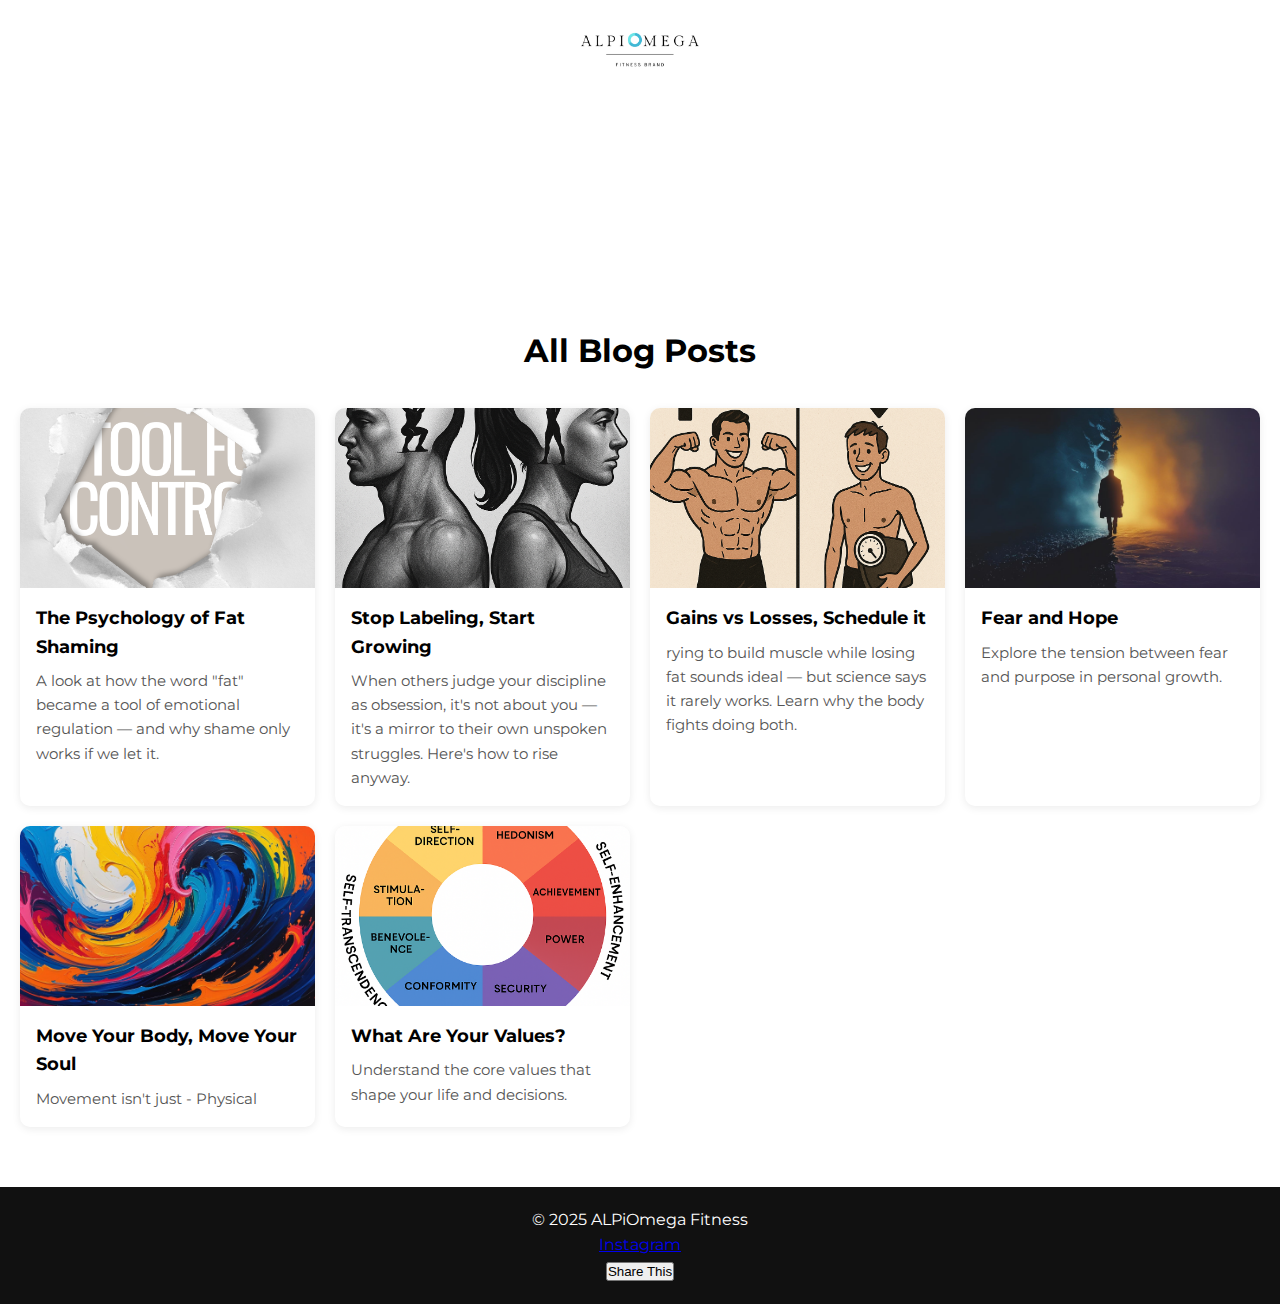
<file: blog/blog.html>
<!DOCTYPE html>
<html lang="en">
<head>
  <meta charset="UTF-8" />
  <meta name="viewport" content="width=device-width, initial-scale=1.0" />
  <title>Blog – ALPiOmega</title>
  <link href="https://fonts.googleapis.com/css2?family=Montserrat:wght@400;700&display=swap" rel="stylesheet" />
  <link rel="stylesheet" href="../style.css" />
  <link rel="icon" href="../assets/logoalpiomegafitnessbrand.png" type="image/png" />
</head>
<body>

  <header>
    <img src="../logoalpiomegafitnessbrand.png" alt="ALPiOmega Logo" class="logo" />
    <nav>
      <ul class="nav-links">
        <li><a href="../index.html#about">About Us</a></li>
        <li><a href="../index.html#blog">Blog</a></li>
        <li><a href="../index.html#workouts">Workouts</a></li>
        <li><a href="../index.html#programs">Programs</a></li>
      </ul>
    </nav>
  </header>

  <main>
    <section class="blog-section">
      <h1 style="text-align:center; margin: 2rem 0;">All Blog Posts</h1>
      <div class="blog-grid">

  <a href="tool-for-control.html" class="blog-tile">
  <img src="../assets/toolforcontrol.png" alt="The Psychology of Fat Shaming" />
  <h3>The Psychology of Fat Shaming</h3>
  <p>A look at how the word "fat" became a tool of emotional regulation — and why shame only works if we let it.</p>
</a>



        <a href="stoplabelingstartgrowing.html" class="blog-tile">
        <img src="../assets/manwomanpsy.png" alt="Stop Labeling, Start Growing" />
        <h3>Stop Labeling, Start Growing</h3>
        <p>When others judge your discipline as obsession, it's not about you — it's a mirror to their own unspoken struggles. Here's how to rise anyway.</p>
      </a>

          <a href="Gains-vs-Losses-Schedule-it.html" class="blog-tile">
          <img src="../assets/gainsvslosses.png" alt="Gains vs Losses image">
          <h3>Gains vs Losses, Schedule it</h3>
          <p>rying to build muscle while losing fat sounds ideal — but science says it rarely works. Learn why the body fights doing both.</p>
        </a>

        <a href="fear-and-hope.html" class="blog-tile">
          <img src="../assets/fearandhope.png" alt="Fear and Hope">
          <h3>Fear and Hope</h3>
          <p>Explore the tension between fear and purpose in personal growth.</p>
        </a>

        <a href="Move-Your-Body.html" class="blog-tile">
          <img src="../assets/colorwaves.png" alt="Move Your Body">
          <h3>Move Your Body, Move Your Soul</h3>
          <p>Movement isn't just - Physical</p>
        </a>

        <a href="What-are-your-values.html" class="blog-tile">
          <img src="../assets/schwartzwheel.png" alt="Values Wheel">
          <h3>What Are Your Values?</h3>
          <p>Understand the core values that shape your life and decisions.</p>
        </a>

      </div>
    </section>
  </main>

  <footer>
    <p>&copy; 2025 ALPiOmega Fitness</p>
    <div class="social-links">
  <a href="https://www.instagram.com/alpiomega/" target="_blank" rel="noopener">Instagram</a>
</div>
    <button class="share-button" onclick="shareContent()">Share This</button>

<script>
  function shareContent() {
    if (navigator.share) {
      navigator.share({
        title: document.title,
        text: "Check out this post!",
        url: window.location.href
      })
      .then(() => console.log('Shared successfully'))
      .catch((error) => console.error('Sharing failed:', error));
    } else {
      alert("Your browser doesn’t support sharing. Try on a mobile device.");
    }
  }
</script>

  </footer>

</body>
</html>
</file>
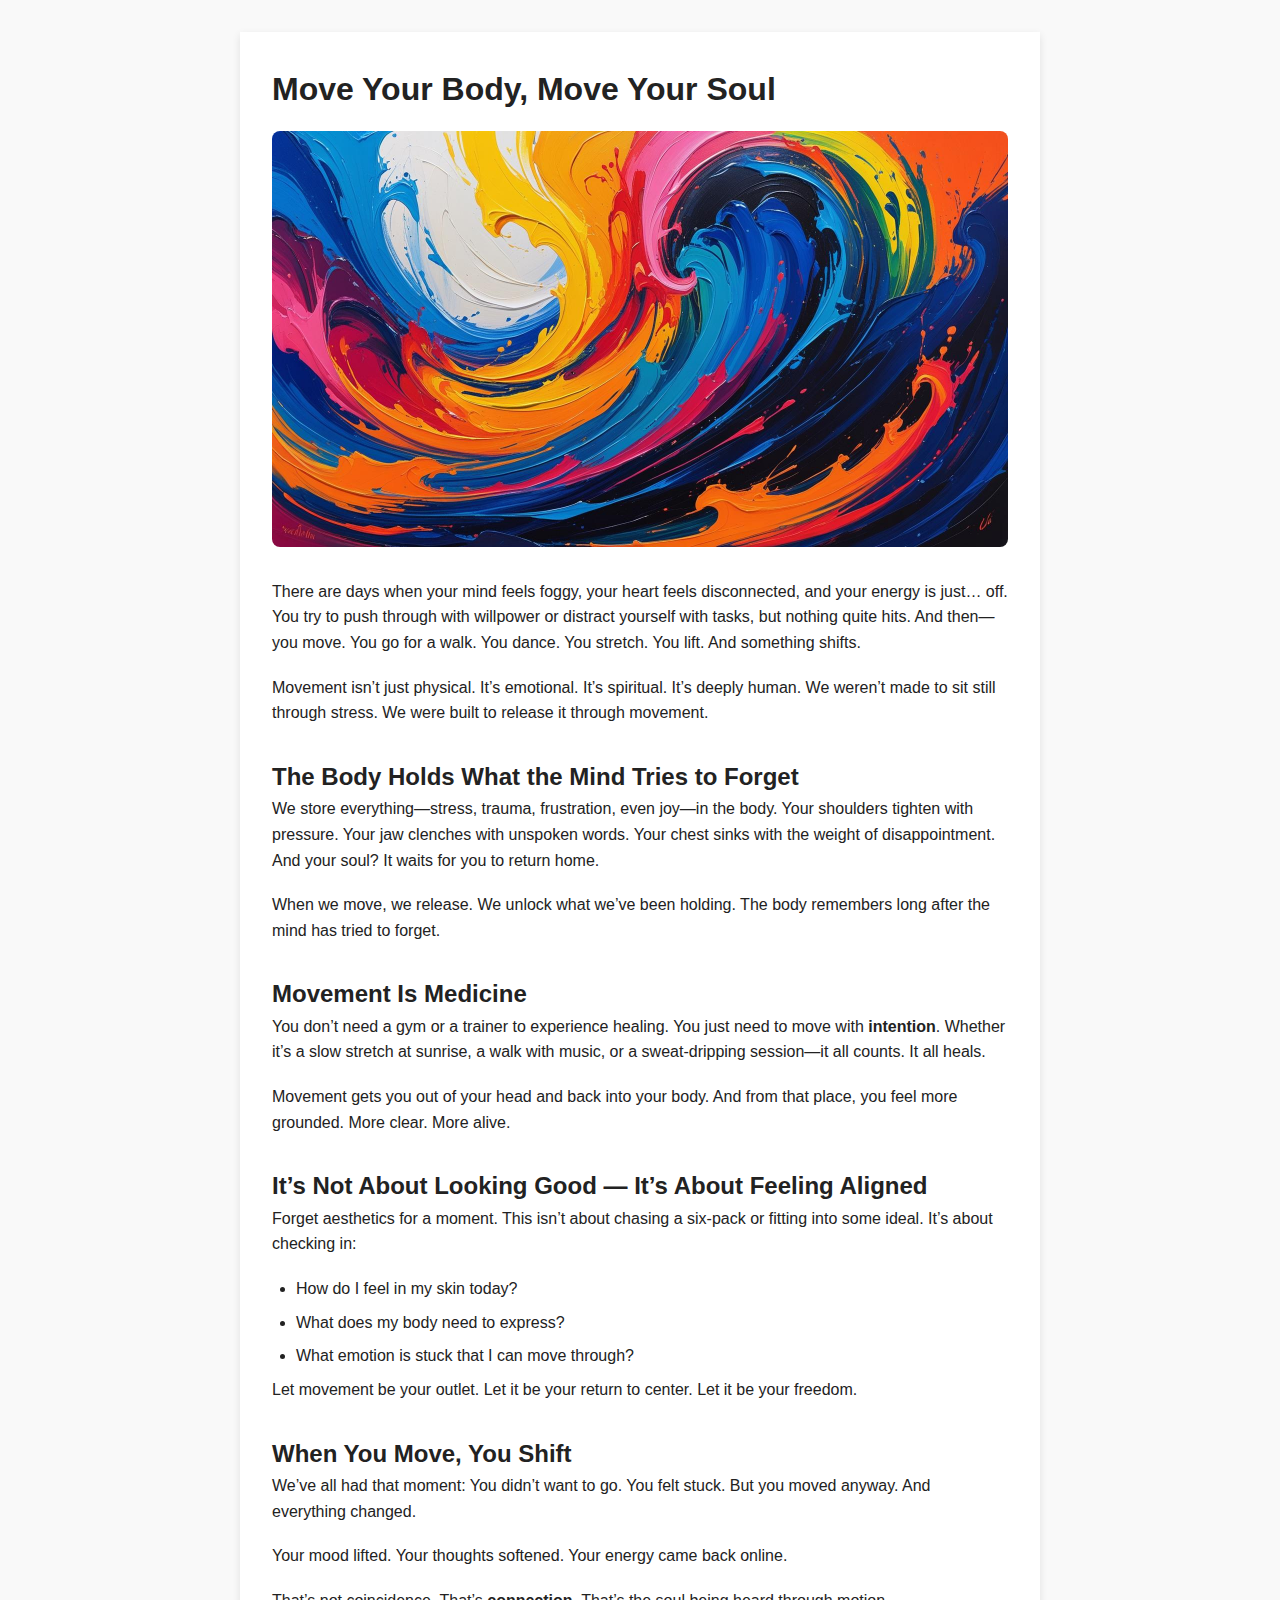
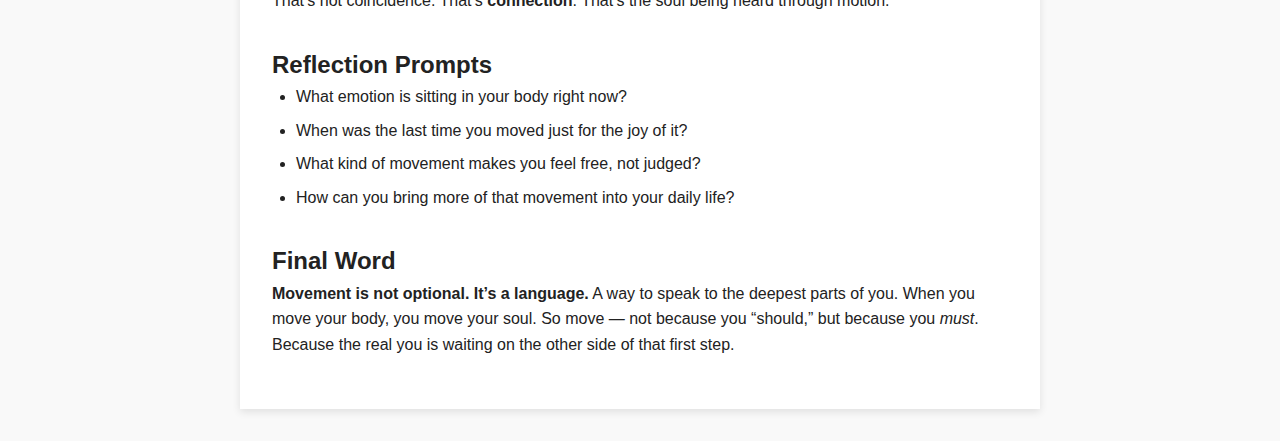
<file: blog/Move-Your-Body.html>
<!DOCTYPE html>
<html lang="en">
<head>
  <meta charset="UTF-8" />
  <meta name="viewport" content="width=device-width, initial-scale=1.0" />
  <title>Move Your Body, Move Your Soul</title>
  <link rel="stylesheet" href="../style.css" />
  <style>
    body {
      font-family: 'Montserrat', sans-serif;
      line-height: 1.6;
      margin: 0;
      padding: 0 1rem;
      background-color: #f9f9f9;
      color: #222;
    }
    .container {
      max-width: 800px;
      margin: 2rem auto;
      background: #fff;
      padding: 2rem;
      box-shadow: 0 3px 8px rgba(0, 0, 0, 0.1);
    }
    iframe {
      width: 100%;
      height: 400px;
      margin: 1.5rem 0;
      border-radius: 8px;
    }
    img {
      width: 100%;
      height: auto;
      border-radius: 8px;
      margin-bottom: 1.5rem;
    }
    h1 {
      font-size: 2rem;
      margin-bottom: 1rem;
    }
    h2 {
      margin-top: 2rem;
      font-size: 1.5rem;
    }
    p {
      margin-bottom: 1.2rem;
    }
    ul {
      margin-left: 1.5rem;
    }
    li {
      margin-bottom: 0.5rem;
    }
  </style>
</head>
<body>
  <div class="container">
    <h1>Move Your Body, Move Your Soul</h1>
    <img src="../assets/colorwaves.png" alt="Move Your Body" />

    <p>There are days when your mind feels foggy, your heart feels disconnected, and your energy is just… off. You try to push through with willpower or distract yourself with tasks, but nothing quite hits.  
    And then—you move. You go for a walk. You dance. You stretch. You lift.  
    And something shifts.</p>

    <p>Movement isn’t just physical. It’s emotional. It’s spiritual. It’s deeply human.  
    We weren’t made to sit still through stress. We were built to release it through movement.</p>

    <h2>The Body Holds What the Mind Tries to Forget</h2>
    <p>We store everything—stress, trauma, frustration, even joy—in the body.  
    Your shoulders tighten with pressure. Your jaw clenches with unspoken words.  
    Your chest sinks with the weight of disappointment.  
    And your soul? It waits for you to return home.</p>

    <p>When we move, we release. We unlock what we’ve been holding.  
    The body remembers long after the mind has tried to forget.</p>

    <h2>Movement Is Medicine</h2>
    <p>You don’t need a gym or a trainer to experience healing.  
    You just need to move with <strong>intention</strong>.  
    Whether it’s a slow stretch at sunrise, a walk with music, or a sweat-dripping session—it all counts. It all heals.</p>

    <p>Movement gets you out of your head and back into your body.  
    And from that place, you feel more grounded. More clear. More alive.</p>

    <h2>It’s Not About Looking Good — It’s About Feeling Aligned</h2>
    <p>Forget aesthetics for a moment.  
    This isn’t about chasing a six-pack or fitting into some ideal.  
    It’s about checking in:</p>
    <ul>
      <li>How do I feel in my skin today?</li>
      <li>What does my body need to express?</li>
      <li>What emotion is stuck that I can move through?</li>
    </ul>

    <p>Let movement be your outlet.  
    Let it be your return to center.  
    Let it be your freedom.</p>

    <h2>When You Move, You Shift</h2>
    <p>We’ve all had that moment:  
    You didn’t want to go.  
    You felt stuck.  
    But you moved anyway.  
    And everything changed.</p>

    <p>Your mood lifted.  
    Your thoughts softened.  
    Your energy came back online.</p>

    <p>That’s not coincidence. That’s <strong>connection</strong>. That’s the soul being heard through motion.</p>

    <h2>Reflection Prompts</h2>
    <ul>
      <li>What emotion is sitting in your body right now?</li>
      <li>When was the last time you moved just for the joy of it?</li>
      <li>What kind of movement makes you feel free, not judged?</li>
      <li>How can you bring more of that movement into your daily life?</li>
    </ul>

    <h2>Final Word</h2>
    <p><strong>Movement is not optional. It’s a language.</strong>  
    A way to speak to the deepest parts of you.  
    When you move your body, you move your soul.  
    So move — not because you “should,” but because you <em>must</em>.  
    Because the real you is waiting on the other side of that first step.</p>
  </div>
</body>
</html>
</file>
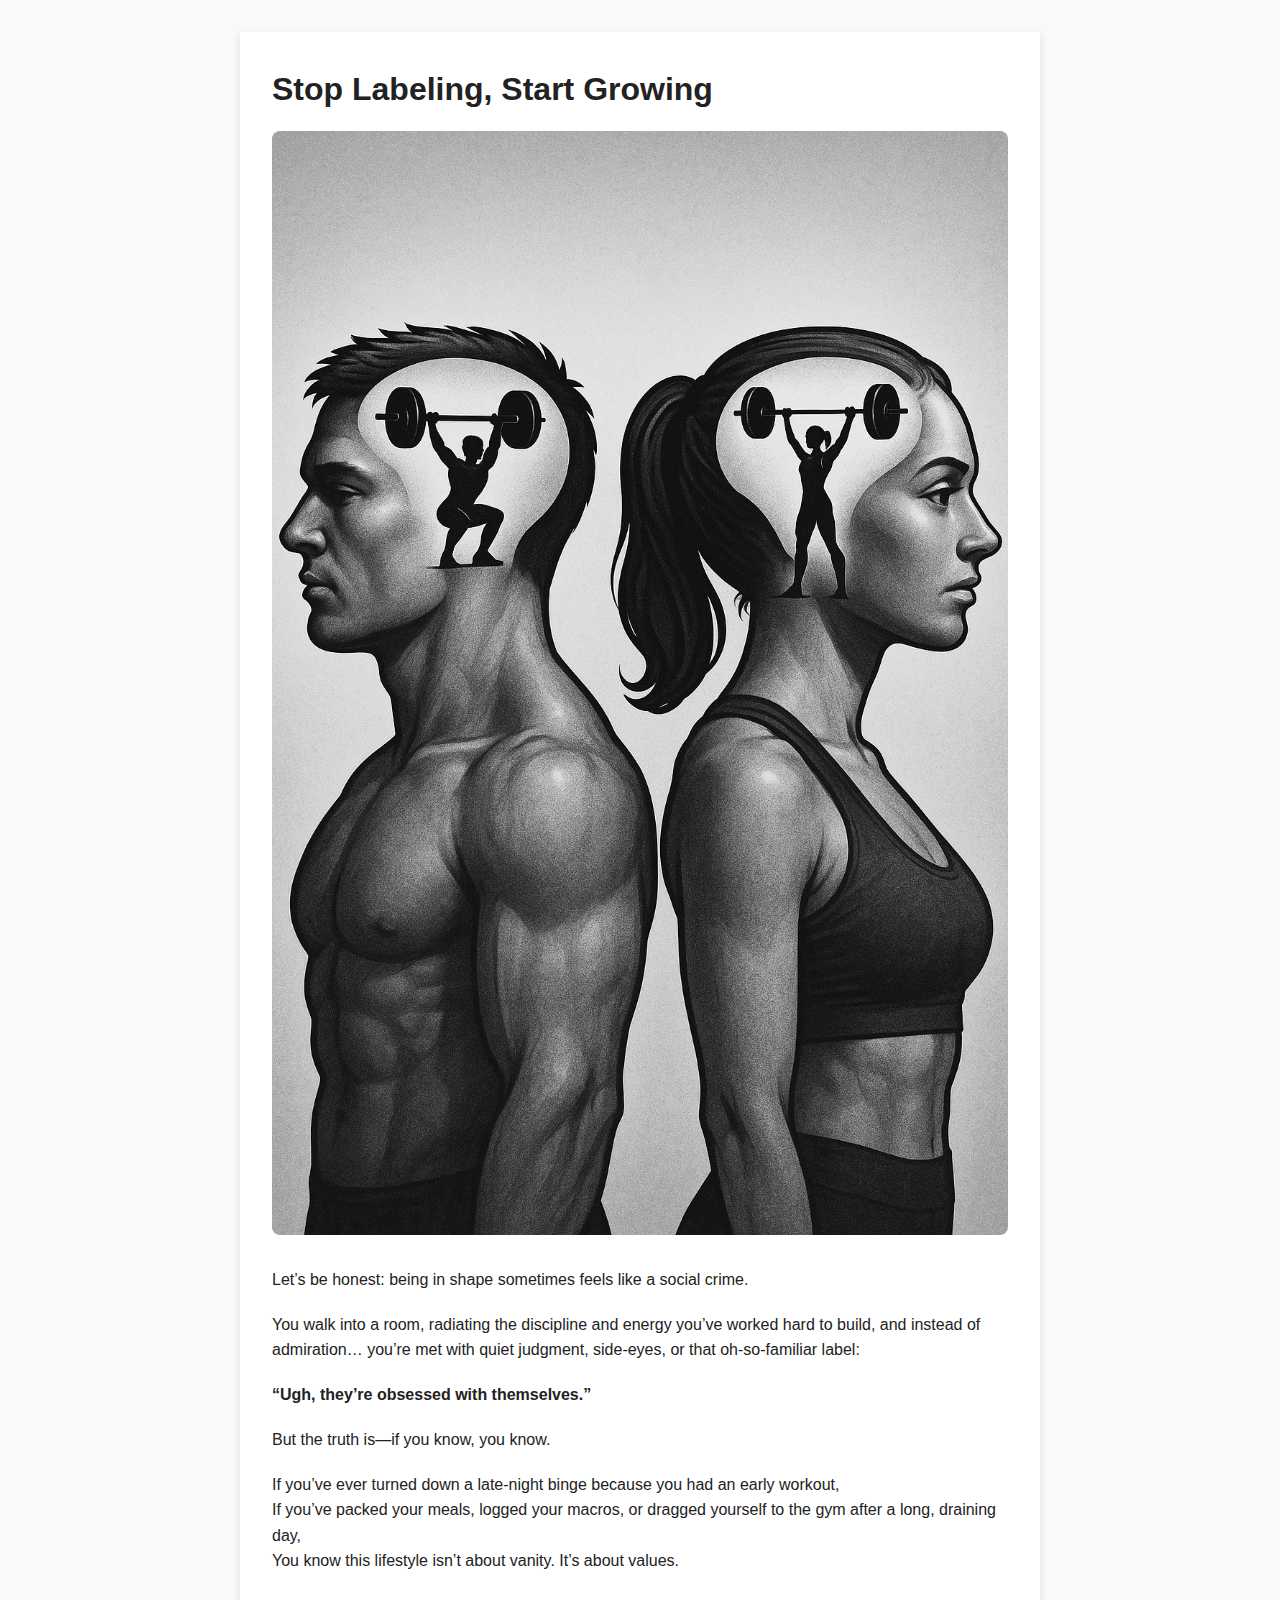
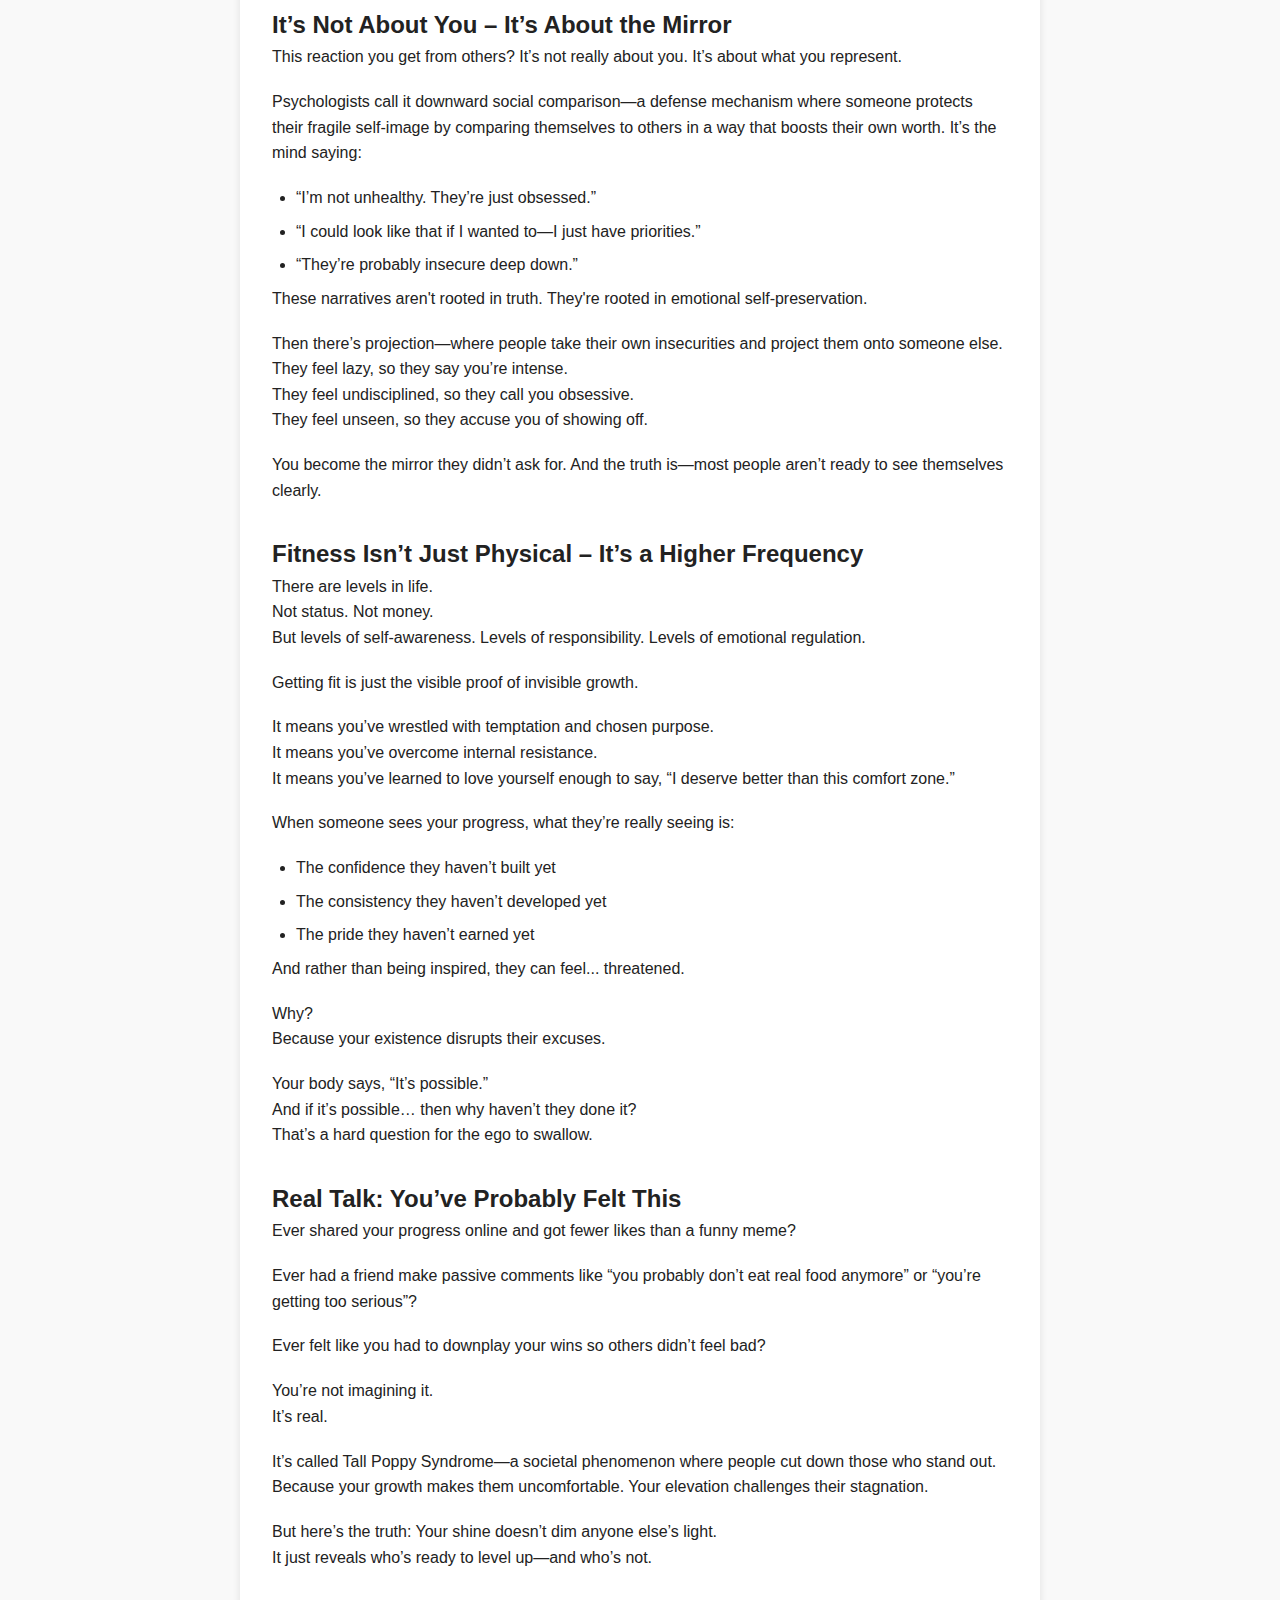
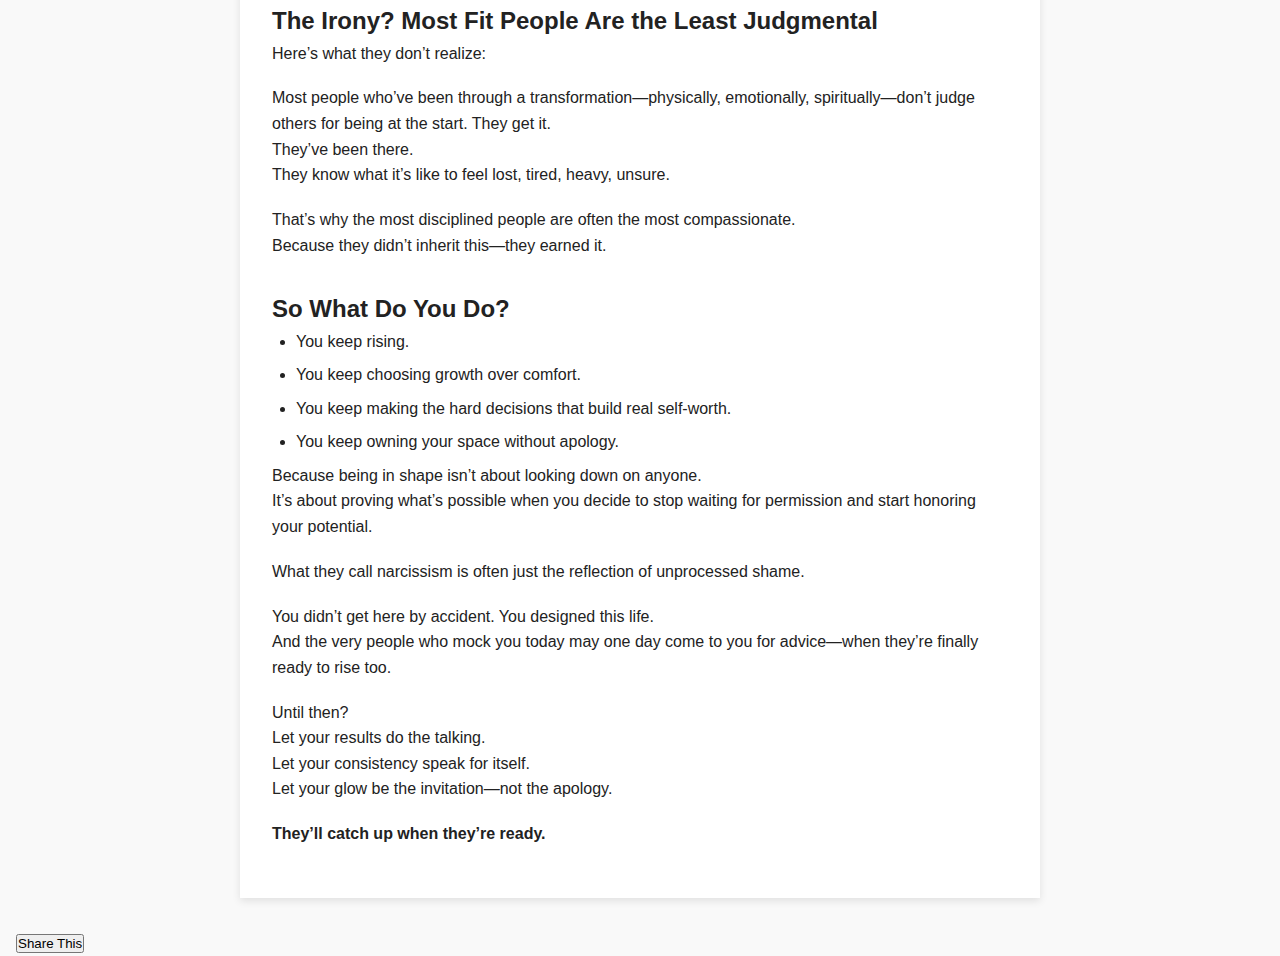
<file: blog/stoplabelingstartgrowing.html>
<!DOCTYPE html>
<html lang="en">
<head>
  <meta charset="UTF-8" />
  <meta name="viewport" content="width=device-width, initial-scale=1.0" />
  <title>Stop Labeling, Start Growing</title>
  <link
    rel="stylesheet"
    href="https://cdnjs.cloudflare.com/ajax/libs/font-awesome/6.5.0/css/all.min.css"
    integrity="sha512-papErldx4eIoiVjLz/8XsTTKcD++hq9YKUasv4WB5MRXG6BvPoK7MboD0EkNwN3GfXGKHsk4g8nE2nGMImWX1A=="
    crossorigin="anonymous"
    referrerpolicy="no-referrer"
  />
  <link rel="stylesheet" href="../style.css" />
  <style>
    body {
      font-family: 'Montserrat', sans-serif;
      line-height: 1.6;
      margin: 0;
      padding: 0 1rem;
      background-color: #f9f9f9;
      color: #222;
    }
    .container {
      max-width: 800px;
      margin: 2rem auto;
      background: #fff;
      padding: 2rem;
      box-shadow: 0 3px 8px rgba(0, 0, 0, 0.1);
    }
    img {
      width: 100%;
      height: auto;
      border-radius: 8px;
      margin-bottom: 1.5rem;
    }
    h1 {
      font-size: 2rem;
      margin-bottom: 1rem;
    }
    h2 {
      margin-top: 2rem;
      font-size: 1.5rem;
    }
    p {
      margin-bottom: 1.2rem;
    }
    ul {
      margin-left: 1.5rem;
    }
    li {
      margin-bottom: 0.5rem;
    }
  </style>
</head>
<body>
  <div class="container">
    <h1>Stop Labeling, Start Growing</h1>
    <img src="../assets/manwomanpsy.png" alt="Stop Labeling, Start Growing" />

    <p>Let’s be honest: being in shape sometimes feels like a social crime.</p>

    <p>You walk into a room, radiating the discipline and energy you’ve worked hard to build, and instead of admiration… you’re met with quiet judgment, side-eyes, or that oh-so-familiar label:</p>

    <p><strong>“Ugh, they’re obsessed with themselves.”</strong></p>

    <p>But the truth is—if you know, you know.</p>

    <p>If you’ve ever turned down a late-night binge because you had an early workout,<br />
    If you’ve packed your meals, logged your macros, or dragged yourself to the gym after a long, draining day,<br />
    You know this lifestyle isn’t about vanity. It’s about values.</p>

    <h2>It’s Not About You – It’s About the Mirror</h2>

    <p>This reaction you get from others? It’s not really about you. It’s about what you represent.</p>

    <p>Psychologists call it downward social comparison—a defense mechanism where someone protects their fragile self-image by comparing themselves to others in a way that boosts their own worth. It’s the mind saying:</p>

    <ul>
      <li>“I’m not unhealthy. They’re just obsessed.”</li>
      <li>“I could look like that if I wanted to—I just have priorities.”</li>
      <li>“They’re probably insecure deep down.”</li>
    </ul>

    <p>These narratives aren't rooted in truth. They're rooted in emotional self-preservation.</p>

    <p>Then there’s projection—where people take their own insecurities and project them onto someone else.<br />
    They feel lazy, so they say you’re intense.<br />
    They feel undisciplined, so they call you obsessive.<br />
    They feel unseen, so they accuse you of showing off.</p>

    <p>You become the mirror they didn’t ask for. And the truth is—most people aren’t ready to see themselves clearly.</p>

    <h2>Fitness Isn’t Just Physical – It’s a Higher Frequency</h2>

    <p>There are levels in life.<br />
    Not status. Not money.<br />
    But levels of self-awareness. Levels of responsibility. Levels of emotional regulation.</p>

    <p>Getting fit is just the visible proof of invisible growth.</p>

    <p>It means you’ve wrestled with temptation and chosen purpose.<br />
    It means you’ve overcome internal resistance.<br />
    It means you’ve learned to love yourself enough to say, “I deserve better than this comfort zone.”</p>

    <p>When someone sees your progress, what they’re really seeing is:</p>

    <ul>
      <li>The confidence they haven’t built yet</li>
      <li>The consistency they haven’t developed yet</li>
      <li>The pride they haven’t earned yet</li>
    </ul>

    <p>And rather than being inspired, they can feel... threatened.</p>

    <p>Why?<br />
    Because your existence disrupts their excuses.</p>

    <p>Your body says, “It’s possible.”<br />
    And if it’s possible… then why haven’t they done it?<br />
    That’s a hard question for the ego to swallow.</p>

    <h2>Real Talk: You’ve Probably Felt This</h2>

    <p>Ever shared your progress online and got fewer likes than a funny meme?</p>
    <p>Ever had a friend make passive comments like “you probably don’t eat real food anymore” or “you’re getting too serious”?</p>
    <p>Ever felt like you had to downplay your wins so others didn’t feel bad?</p>

    <p>You’re not imagining it.<br />
    It’s real.</p>

    <p>It’s called Tall Poppy Syndrome—a societal phenomenon where people cut down those who stand out. Because your growth makes them uncomfortable. Your elevation challenges their stagnation.</p>

    <p>But here’s the truth: Your shine doesn’t dim anyone else’s light.<br />
    It just reveals who’s ready to level up—and who’s not.</p>

    <h2>The Irony? Most Fit People Are the Least Judgmental</h2>

    <p>Here’s what they don’t realize:</p>

    <p>Most people who’ve been through a transformation—physically, emotionally, spiritually—don’t judge others for being at the start. They get it.<br />
    They’ve been there.<br />
    They know what it’s like to feel lost, tired, heavy, unsure.</p>

    <p>That’s why the most disciplined people are often the most compassionate.<br />
    Because they didn’t inherit this—they earned it.</p>

    <h2>So What Do You Do?</h2>

    <ul>
      <li>You keep rising.</li>
      <li>You keep choosing growth over comfort.</li>
      <li>You keep making the hard decisions that build real self-worth.</li>
      <li>You keep owning your space without apology.</li>
    </ul>

    <p>Because being in shape isn’t about looking down on anyone.<br />
    It’s about proving what’s possible when you decide to stop waiting for permission and start honoring your potential.</p>

    <p>What they call narcissism is often just the reflection of unprocessed shame.</p>

    <p>You didn’t get here by accident. You designed this life.<br />
    And the very people who mock you today may one day come to you for advice—when they’re finally ready to rise too.</p>

    <p>Until then?<br />
    Let your results do the talking.<br />
    Let your consistency speak for itself.<br />
    Let your glow be the invitation—not the apology.</p>

    <p><strong>They’ll catch up when they’re ready.</strong></p>
  </div>

  <button class="share-button" onclick="shareContent()">Share This</button>

  <script>
    function shareContent() {
      if (navigator.share) {
        navigator.share({
          title: document.title,
          text: "Check out this post!",
          url: window.location.href
        })
        .then(() => console.log('Shared successfully'))
        .catch((error) => console.error('Sharing failed:', error));
      } else {
        alert("Your browser doesn’t support sharing. Try on a mobile device.");
      }
    }
  </script>
</body>
</html>
</file>
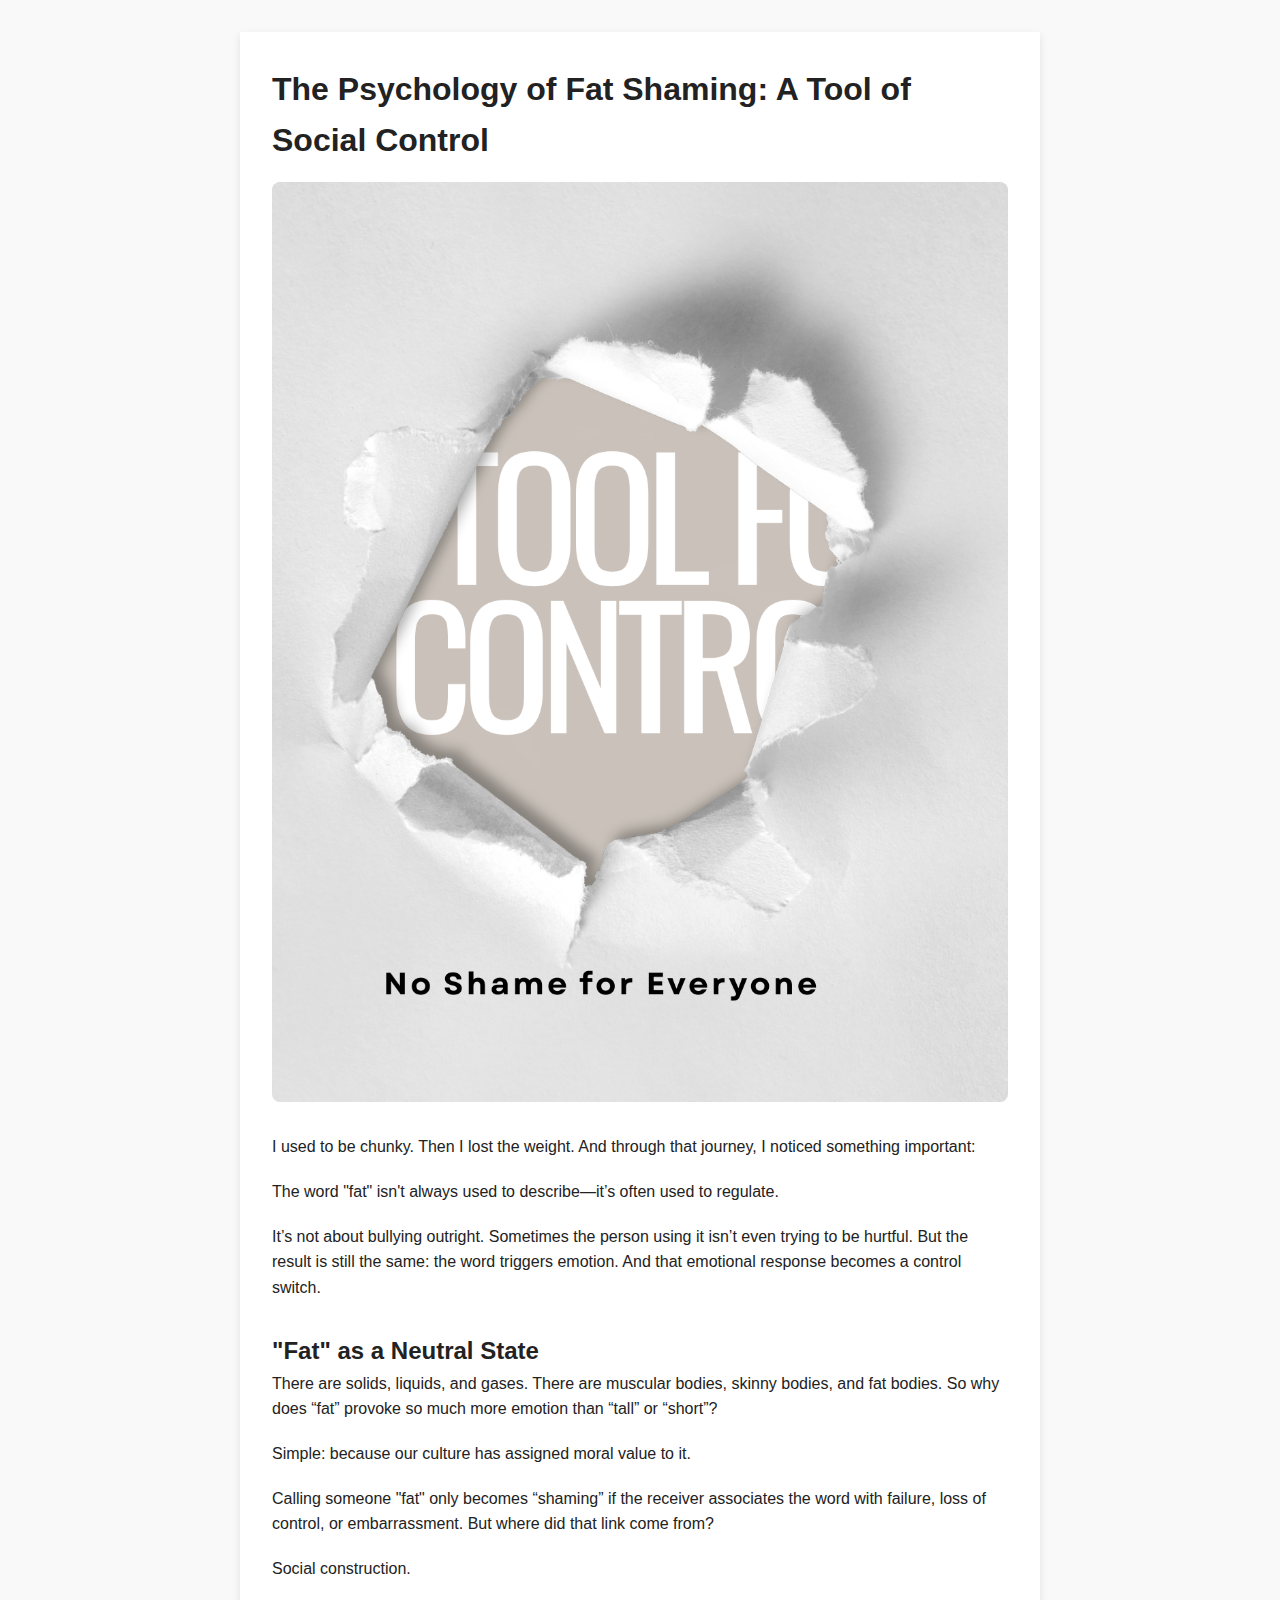
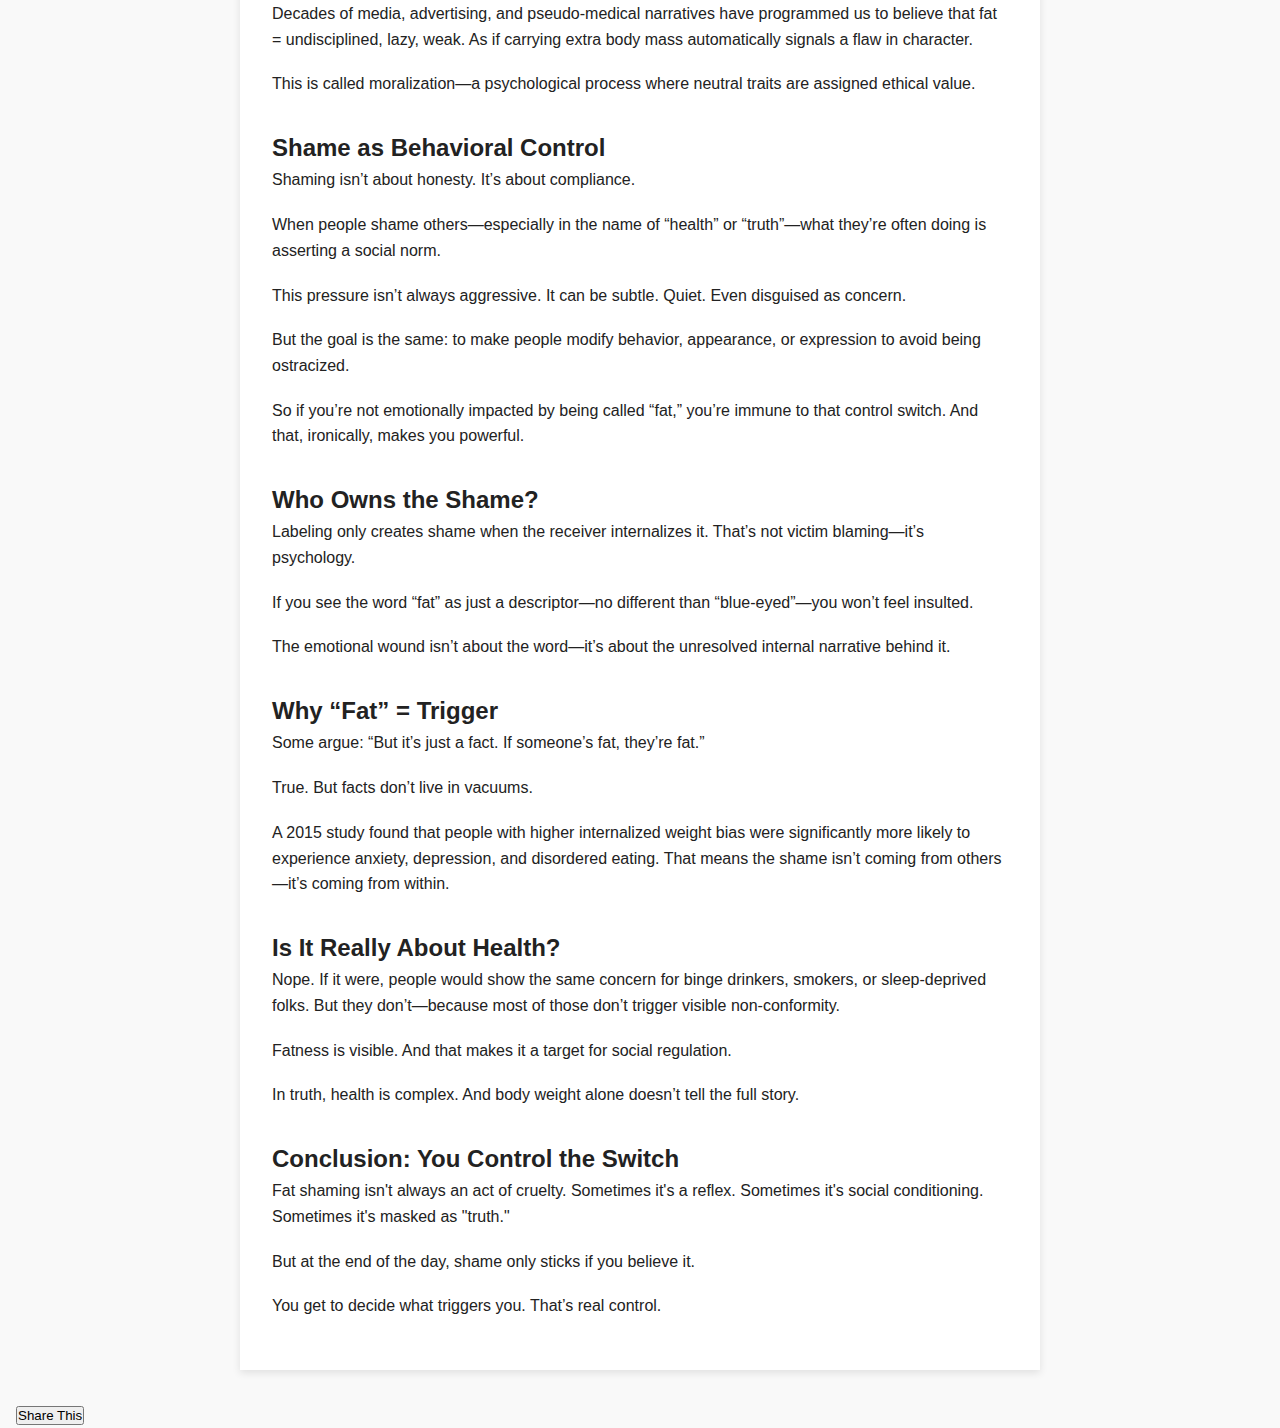
<file: blog/tool-for-control.html>
<!DOCTYPE html>
<html lang="en">
<head>
  <meta charset="UTF-8" />
  <meta name="viewport" content="width=device-width, initial-scale=1.0" />
  <title>The Psychology of Fat Shaming</title>
  <link
    rel="stylesheet"
    href="https://cdnjs.cloudflare.com/ajax/libs/font-awesome/6.5.0/css/all.min.css"
    integrity="sha512-papErldx4eIoiVjLz/8XsTTKcD++hq9YKUasv4WB5MRXG6BvPoK7MboD0EkNwN3GfXGKHsk4g8nE2nGMImWX1A=="
    crossorigin="anonymous"
    referrerpolicy="no-referrer"
  />
  <link rel="stylesheet" href="../style.css" />
  <style>
    body {
      font-family: 'Montserrat', sans-serif;
      line-height: 1.6;
      margin: 0;
      padding: 0 1rem;
      background-color: #f9f9f9;
      color: #222;
    }
    .container {
      max-width: 800px;
      margin: 2rem auto;
      background: #fff;
      padding: 2rem;
      box-shadow: 0 3px 8px rgba(0, 0, 0, 0.1);
    }
    img {
      width: 100%;
      height: auto;
      border-radius: 8px;
      margin-bottom: 1.5rem;
    }
    h1 {
      font-size: 2rem;
      margin-bottom: 1rem;
    }
    h2 {
      margin-top: 2rem;
      font-size: 1.5rem;
    }
    p {
      margin-bottom: 1.2rem;
    }
  </style>
</head>
<body>
  <div class="container">
    <h1>The Psychology of Fat Shaming: A Tool of Social Control</h1>
    <img src="../assets/toolforcontrol.png" alt="Tool for Control" />

    <p>I used to be chunky. Then I lost the weight. And through that journey, I noticed something important:</p>
    <p>The word "fat" isn't always used to describe—it’s often used to regulate.</p>
    <p>It’s not about bullying outright. Sometimes the person using it isn’t even trying to be hurtful. But the result is still the same: the word triggers emotion. And that emotional response becomes a control switch.</p>

    <h2>"Fat" as a Neutral State</h2>
    <p>There are solids, liquids, and gases. There are muscular bodies, skinny bodies, and fat bodies. So why does “fat” provoke so much more emotion than “tall” or “short”?</p>
    <p>Simple: because our culture has assigned moral value to it.</p>
    <p>Calling someone "fat" only becomes “shaming” if the receiver associates the word with failure, loss of control, or embarrassment. But where did that link come from?</p>
    <p>Social construction.</p>
    <p>Decades of media, advertising, and pseudo-medical narratives have programmed us to believe that fat = undisciplined, lazy, weak. As if carrying extra body mass automatically signals a flaw in character.</p>
    <p>This is called moralization—a psychological process where neutral traits are assigned ethical value.</p>

    <h2>Shame as Behavioral Control</h2>
    <p>Shaming isn’t about honesty. It’s about compliance.</p>
    <p>When people shame others—especially in the name of “health” or “truth”—what they’re often doing is asserting a social norm.</p>
    <p>This pressure isn’t always aggressive. It can be subtle. Quiet. Even disguised as concern.</p>
    <p>But the goal is the same: to make people modify behavior, appearance, or expression to avoid being ostracized.</p>
    <p>So if you’re not emotionally impacted by being called “fat,” you’re immune to that control switch. And that, ironically, makes you powerful.</p>

    <h2>Who Owns the Shame?</h2>
    <p>Labeling only creates shame when the receiver internalizes it. That’s not victim blaming—it’s psychology.</p>
    <p>If you see the word “fat” as just a descriptor—no different than “blue-eyed”—you won’t feel insulted.</p>
    <p>The emotional wound isn’t about the word—it’s about the unresolved internal narrative behind it.</p>

    <h2>Why “Fat” = Trigger</h2>
    <p>Some argue: “But it’s just a fact. If someone’s fat, they’re fat.”</p>
    <p>True. But facts don’t live in vacuums.</p>
    <p>A 2015 study found that people with higher internalized weight bias were significantly more likely to experience anxiety, depression, and disordered eating. That means the shame isn’t coming from others—it’s coming from within.</p>

    <h2>Is It Really About Health?</h2>
    <p>Nope. If it were, people would show the same concern for binge drinkers, smokers, or sleep-deprived folks. But they don’t—because most of those don’t trigger visible non-conformity.</p>
    <p>Fatness is visible. And that makes it a target for social regulation.</p>
    <p>In truth, health is complex. And body weight alone doesn’t tell the full story.</p>

    <h2>Conclusion: You Control the Switch</h2>
    <p>Fat shaming isn't always an act of cruelty. Sometimes it's a reflex. Sometimes it's social conditioning. Sometimes it's masked as "truth."</p>
    <p>But at the end of the day, shame only sticks if you believe it.</p>
    <p>You get to decide what triggers you. That’s real control.</p>
  </div>

  <button class="share-button" onclick="shareContent()">Share This</button>
  <script>
    function shareContent() {
      if (navigator.share) {
        navigator.share({
          title: document.title,
          text: "Check out this post!",
          url: window.location.href
        })
        .then(() => console.log('Shared successfully'))
        .catch((error) => console.error('Sharing failed:', error));
      } else {
        alert("Your browser doesn’t support sharing. Try on a mobile device.");
      }
    }
  </script>
</body>
</html>
</file>
<file: style.css>
* {
  box-sizing: border-box;
  margin: 0;
  padding: 0;
}

body {
  font-family: 'Montserrat', sans-serif;
  line-height: 1.6;
  scroll-behavior: smooth;
}

header {
  text-align: center;
  padding: 30px 0;
  background-color: #fff;
}

.main-logo {
  width: 200px;
  height: 200px;
  border-radius: 50%;
  object-fit: cover;
  display: inline-block;
}

nav {
  display: flex;
  justify-content: space-between;
  align-items: center;
  padding: 10px 20px;
}

.logo {
  height: 40px;
}

.nav-links {
  list-style: none;
  display: flex;
  gap: 20px;
}

.nav-links a {
  color: #fff;
  text-decoration: none;
  font-weight: bold;
}

main {
  padding-top: 80px;
}

section {
  padding: 60px 20px;
}

footer {
  background: #111;
  color: #fff;
  text-align: center;
  padding: 20px;
}

/* === ABOUT US SECTION === */
.about-hero {
  position: relative;
  width: 100%;
  height: 100vh;
  overflow: hidden;
  display: flex;
  align-items: center;
  justify-content: center;
  text-align: center;
}

.about-background {
  position: absolute;
  width: 100%;
  height: 100%;
  object-fit: cover;
  top: 0;
  left: 0;
  z-index: -1;
}

.about-overlay {
  color: white;
  background-color: rgba(0, 0, 0, 0.55);
  padding: 40px;
  border-radius: 12px;
  max-width: 800px;
  z-index: 1;
  box-shadow: 0 8px 20px rgba(0, 0, 0, 0.3);
}

.about-overlay h1 {
  font-size: 3rem;
  font-weight: 700;
  margin-bottom: 20px;
}

.about-overlay p {
  font-size: 1.25rem;
  font-weight: 400;
}

/* === BLOG TILE LAYOUT === */
.blog-grid {
  display: grid;
  grid-template-columns: repeat(auto-fit, minmax(280px, 1fr));
  gap: 20px;
  margin-top: 20px;
}

.blog-tile {
  background: #fff;
  border-radius: 10px;
  overflow: hidden;
  box-shadow: 0 2px 8px rgba(0, 0, 0, 0.08);
  transition: transform 0.3s ease;
  text-decoration: none;
  color: inherit;
}

.blog-tile:hover {
  transform: translateY(-5px);
  box-shadow: 0 6px 18px rgba(0, 0, 0, 0.15);
}

.blog-tile img {
  width: 100%;
  height: 180px;
  object-fit: cover;
  display: block;
}

.blog-tile h3 {
  padding: 1rem 1rem 0.5rem;
  font-size: 1.1rem;
}

.blog-tile p {
  padding: 0 1rem 1rem;
  font-size: 0.95rem;
  color: #555;
}

/* === More Posts Button === */
.more-posts-button {
  display: inline-block;
  margin-top: 20px;
  background: #000;
  color: #fff;
  padding: 10px 20px;
  text-decoration: none;
  border-radius: 4px;
}
</file>
